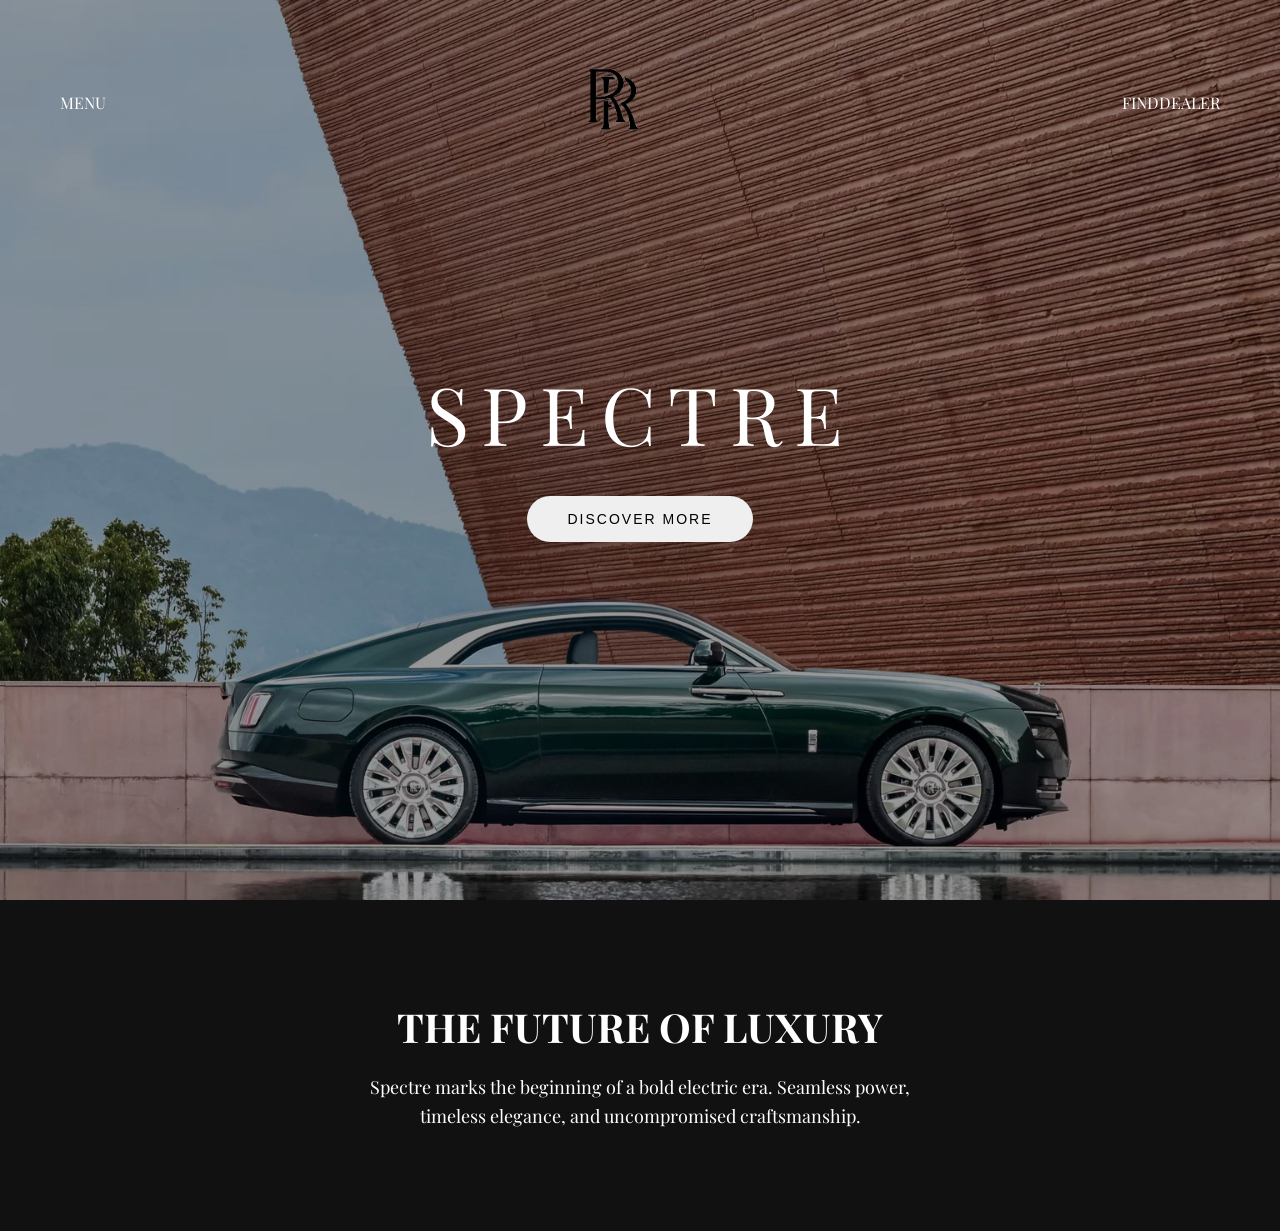
<file: index.html>
<!DOCTYPE html>
<html lang="en">
<head>
    <meta charset="UTF-8">
    <title>Rolls-Royce Spectre</title>
    <meta name="viewport" content="width=device-width, initial-scale=1.0">

    <!-- Luxury Font for RR Logo -->
    <link href="https://fonts.googleapis.com/css2?family=Cinzel+Decorative:wght@700&display=swap" rel="stylesheet">

    <!-- Main Font -->
    <link href="https://fonts.googleapis.com/css2?family=Playfair+Display:wght@300;400;600&display=swap" rel="stylesheet">

    <link rel="stylesheet" href="style.css">
</head>
<body>

    <!-- Navbar -->
    <header>
        <div class="menu">MENU</div>

        <div class="logo">
    <img src="images/logo.png" alt="RR Logo">
</div>

        <div class="dealer">FINDDEALER</div>
    </header>

    <!-- Hero Section -->
    <section class="hero">
        <div class="overlay"></div>
        <div class="hero-content">
            <h1>SPECTRE</h1>
            <button id="discoverBtn">DISCOVER MORE</button>
        </div>
    </section>

    <!-- About Section -->
    <section class="about">
        <h2>THE FUTURE OF LUXURY</h2>
        <p>
            Spectre marks the beginning of a bold electric era.
            Seamless power, timeless elegance, and uncompromised craftsmanship.
        </p>
    </section>

    <script src="script.js"></script>
</body>
</html>
</file>
<file: style.css>
* {
    margin: 0;
    padding: 0;
    box-sizing: border-box;
}

body {
    font-family: 'Playfair Display', serif;
    color: white;
    background-color: rgb(223, 6, 6);
}

/* Navbar */
header {
    position: absolute;   /* change from fixed to absolute */
    width: 100%;
    top: 0;
    left: 0;
    padding: 25px 60px;
    display: flex;
    align-items: center;
    justify-content: space-between;
    z-index: 10;
}

/* Center Logo */

.logo {
    background: transparent;
}
.logo img {
    height: 150px;   /* adjust size if needed */
}

nav ul {
    list-style: none;
    display: flex;
    gap: 40px;
}

nav a {
    text-decoration: none;
    color: white;
    font-size: 14px;
    letter-spacing: 2px;
    transition: 0.3s;
}

nav a:hover {
    opacity: 0.7;
}

/* Hero Section */
.hero {
    height: 100vh;
    background: url('images/rrr.jpg') no-repeat center center/cover;
    display: flex;
    justify-content: center;
    align-items: center;
    position: relative;
}

.overlay {
    position: absolute;
    width: 100%;
    height: 100%;
    background: rgba(0,0,0,0.4);
}

.hero-content {
    text-align: center;
    z-index: 2;
}

.hero-content h1 {
    font-size: 80px;
    letter-spacing: 12px;
    font-weight: 300;
}

.hero-content button {
    margin-top: 30px;
    padding: 15px 40px;
    border-radius: 40px;
    border: none;
    font-size: 14px;
    letter-spacing: 2px;
    cursor: pointer;
    transition: 0.3s;
}

.hero-content button:hover {
    background: black;
    color: white;
}

/* About Section */
.about {
    padding: 100px 60px;
    text-align: center;
    background: #111;
}

.about h2 {
    font-size: 40px;
    margin-bottom: 20px;
}

.about p {
    max-width: 600px;
    margin: auto;
    font-size: 18px;
    line-height: 1.6;
}

/* Responsive */
@media (max-width: 768px) {
    .hero-content h1 {
        font-size: 50px;
    }

    nav ul {
        gap: 20px;
    }
}
</file>
